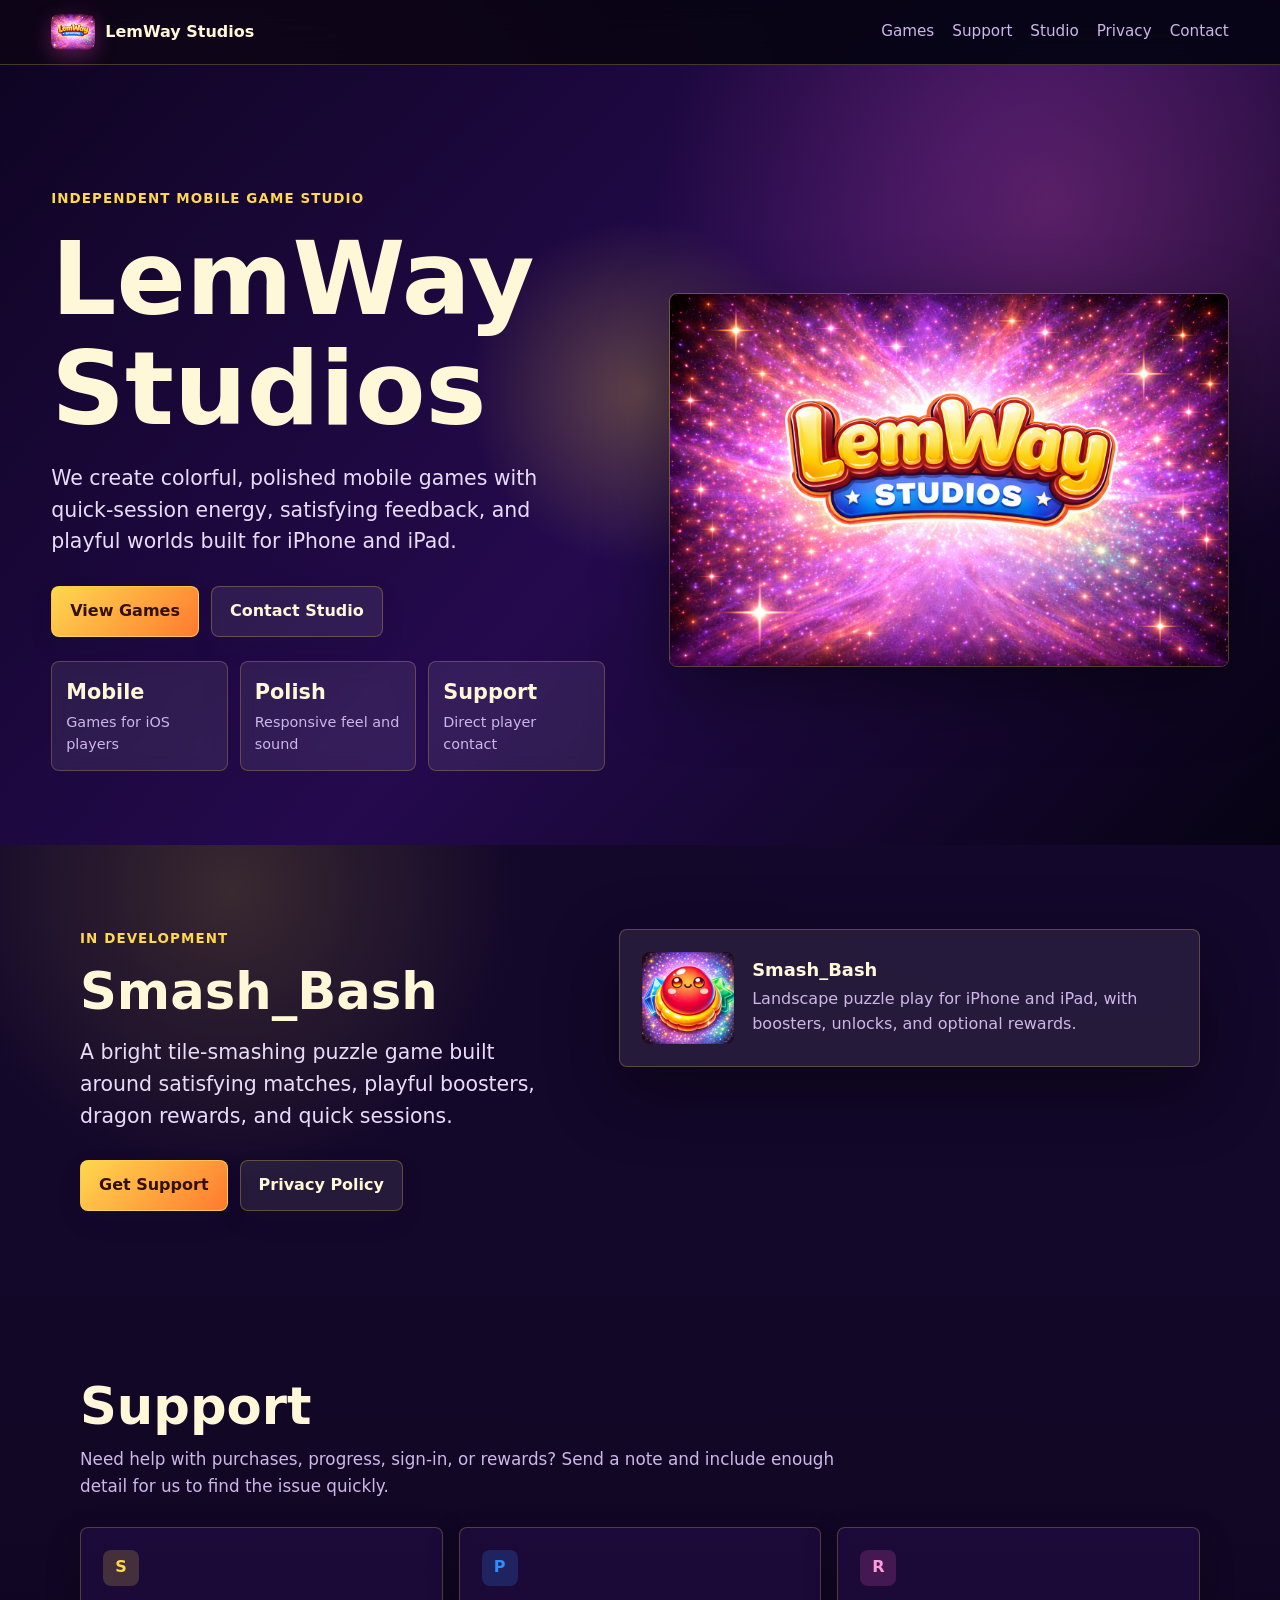
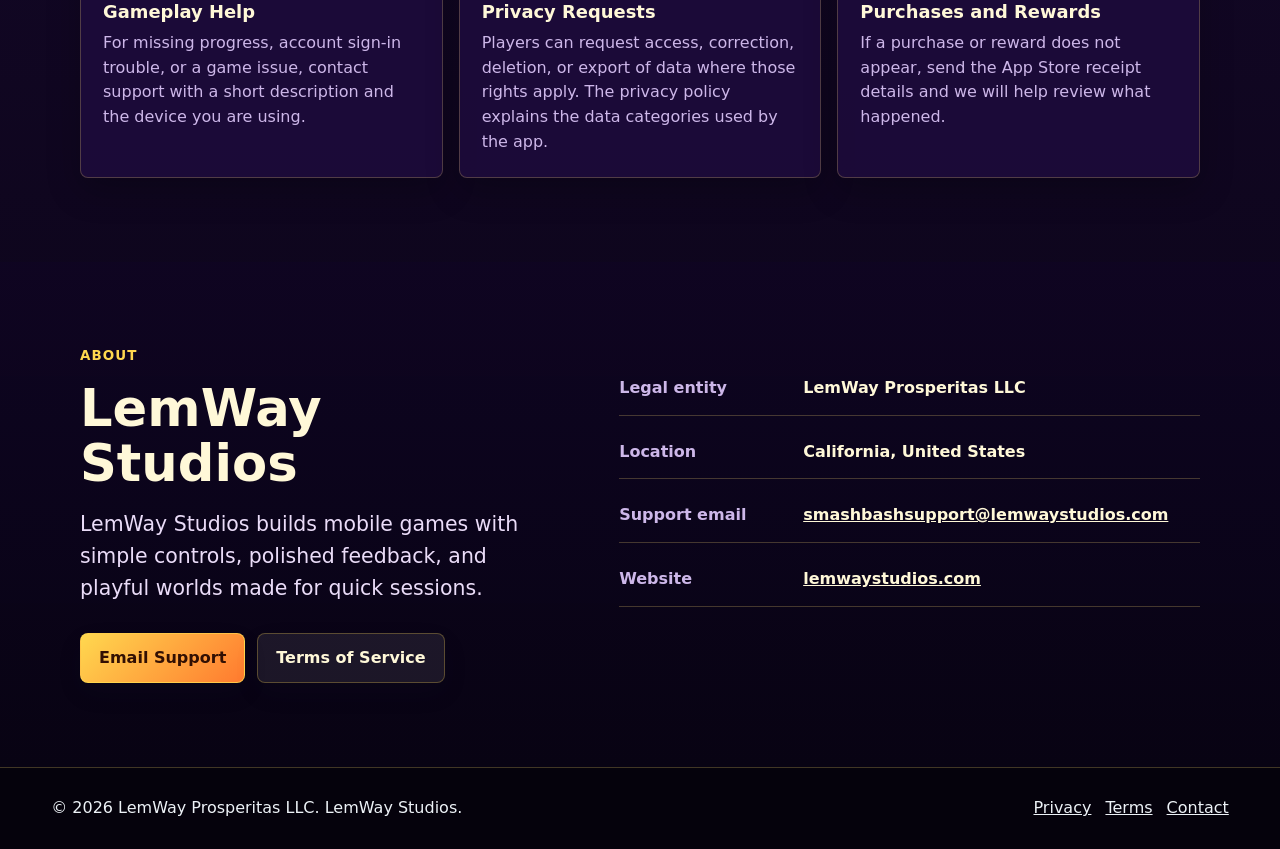
<file: index.html>
<!doctype html>
<html lang="en">
<head>
  <meta charset="utf-8">
  <meta name="viewport" content="width=device-width, initial-scale=1">
  <title>LemWay Studios | Mobile Games</title>
  <meta name="description" content="LemWay Studios develops colorful mobile games including Smash_Bash for iPhone and iPad.">
  <link rel="icon" href="smash-bash-icon.png">
  <link rel="stylesheet" href="styles.css">
</head>
<body>
  <header class="site-header">
    <a class="brand" href="index.html" aria-label="LemWay Studios home">
      <img src="smash-bash-splash.png" alt="">
      <span>LemWay Studios</span>
    </a>
    <nav class="nav" aria-label="Main navigation">
      <a href="#games">Games</a>
      <a href="#support">Support</a>
      <a href="#studio">Studio</a>
      <a href="privacy.html">Privacy</a>
      <a href="contact.html">Contact</a>
    </nav>
  </header>

  <main>
    <section class="hero" id="studio">
      <div class="hero-copy">
        <p class="eyebrow">Independent mobile game studio</p>
        <h1>LemWay Studios</h1>
        <p class="lead">We create colorful, polished mobile games with quick-session energy, satisfying feedback, and playful worlds built for iPhone and iPad.</p>
        <div class="actions">
          <a class="button primary" href="#games">View Games</a>
          <a class="button" href="contact.html">Contact Studio</a>
        </div>
        <div class="hero-hint" aria-label="Studio highlights">
          <div class="stat">
            <strong>Mobile</strong>
            <span>Games for iOS players</span>
          </div>
          <div class="stat">
            <strong>Polish</strong>
            <span>Responsive feel and sound</span>
          </div>
          <div class="stat">
            <strong>Support</strong>
            <span>Direct player contact</span>
          </div>
        </div>
      </div>
      <div class="hero-art">
        <img src="smash-bash-splash.png" alt="LemWay Studios logo over a colorful star field">
      </div>
    </section>

    <section class="section games-band" id="games">
      <div class="section-inner split">
        <div>
          <p class="eyebrow">In development</p>
          <h2>Smash_Bash</h2>
          <p class="lead">A bright tile-smashing puzzle game built around satisfying matches, playful boosters, dragon rewards, and quick sessions.</p>
          <div class="actions">
            <a class="button primary" href="#support">Get Support</a>
            <a class="button" href="privacy.html">Privacy Policy</a>
          </div>
        </div>
        <article class="game-card">
          <img src="smash-bash-icon.png" alt="Smash_Bash app icon">
          <div>
            <h3>Smash_Bash</h3>
            <p>Landscape puzzle play for iPhone and iPad, with boosters, unlocks, and optional rewards.</p>
          </div>
        </article>
      </div>
    </section>

    <section class="section" id="support">
      <div class="section-inner">
        <div class="section-head">
          <h2>Support</h2>
          <p>Need help with purchases, progress, sign-in, or rewards? Send a note and include enough detail for us to find the issue quickly.</p>
        </div>
        <div class="grid">
          <article class="card">
            <span class="badge">S</span>
            <h3>Gameplay Help</h3>
            <p>For missing progress, account sign-in trouble, or a game issue, contact support with a short description and the device you are using.</p>
          </article>
          <article class="card">
            <span class="badge blue">P</span>
            <h3>Privacy Requests</h3>
            <p>Players can request access, correction, deletion, or export of data where those rights apply. The privacy policy explains the data categories used by the app.</p>
          </article>
          <article class="card">
            <span class="badge gold">R</span>
            <h3>Purchases and Rewards</h3>
            <p>If a purchase or reward does not appear, send the App Store receipt details and we will help review what happened.</p>
          </article>
        </div>
      </div>
    </section>

    <section class="section studio-band">
      <div class="section-inner split">
        <div>
          <p class="eyebrow">About</p>
          <h2>LemWay Studios</h2>
          <p class="lead">LemWay Studios builds mobile games with simple controls, polished feedback, and playful worlds made for quick sessions.</p>
          <div class="actions">
            <a class="button primary" href="mailto:smashbashsupport@lemwaystudios.com?subject=Smash_Bash%20Support">Email Support</a>
            <a class="button" href="terms.html">Terms of Service</a>
          </div>
        </div>
        <div>
          <dl class="facts">
            <div class="fact-row">
              <dt>Legal entity</dt>
              <dd>LemWay Prosperitas LLC</dd>
            </div>
            <div class="fact-row">
              <dt>Location</dt>
              <dd>California, United States</dd>
            </div>
            <div class="fact-row">
              <dt>Support email</dt>
              <dd><a href="mailto:smashbashsupport@lemwaystudios.com">smashbashsupport@lemwaystudios.com</a></dd>
            </div>
            <div class="fact-row">
              <dt>Website</dt>
              <dd><a href="https://lemwaystudios.com">lemwaystudios.com</a></dd>
            </div>
          </dl>
        </div>
      </div>
    </section>
  </main>

  <footer class="site-footer">
    <span>© 2026 LemWay Prosperitas LLC. LemWay Studios.</span>
    <div class="footer-links">
      <a href="privacy.html">Privacy</a>
      <a href="terms.html">Terms</a>
      <a href="contact.html">Contact</a>
    </div>
  </footer>
</body>
</html>
</file>
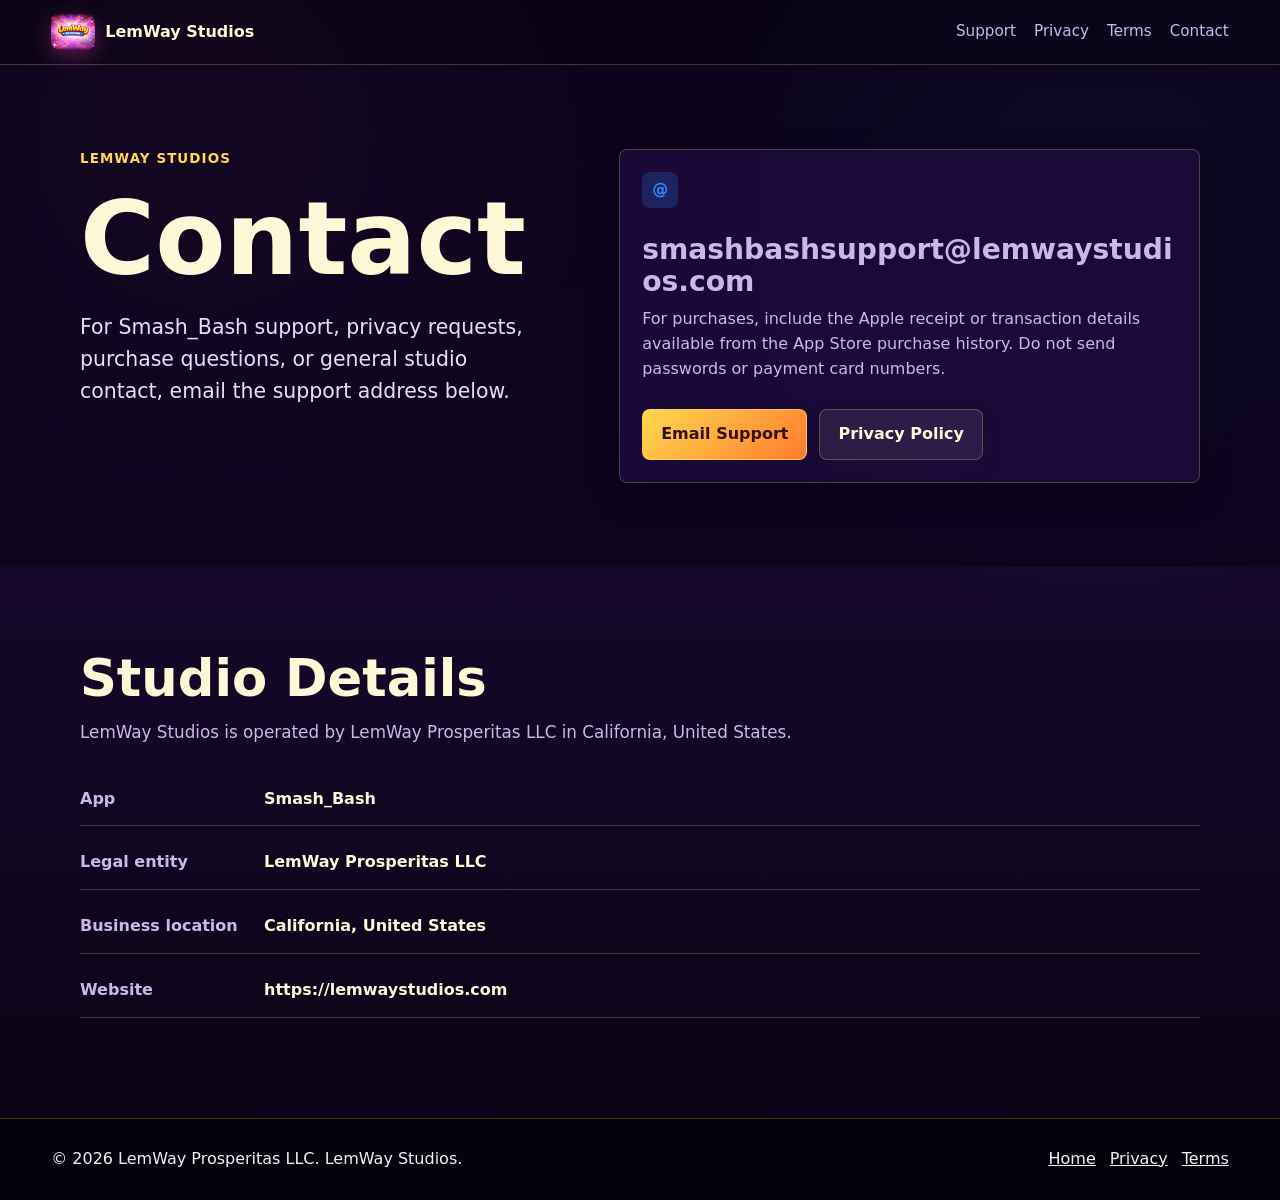
<file: contact.html>
<!doctype html>
<html lang="en">
<head>
  <meta charset="utf-8">
  <meta name="viewport" content="width=device-width, initial-scale=1">
  <title>Contact | LemWay Studios</title>
  <meta name="description" content="Contact LemWay Studios for Smash_Bash support, privacy requests, and purchase questions.">
  <link rel="icon" href="smash-bash-icon.png">
  <link rel="stylesheet" href="styles.css">
</head>
<body>
  <header class="site-header">
    <a class="brand" href="index.html">
      <img src="smash-bash-splash.png" alt="">
      <span>LemWay Studios</span>
    </a>
    <nav class="nav" aria-label="Main navigation">
      <a href="index.html#support">Support</a>
      <a href="privacy.html">Privacy</a>
      <a href="terms.html">Terms</a>
      <a href="contact.html">Contact</a>
    </nav>
  </header>

  <main>
    <section class="section white">
      <div class="section-inner split">
        <div>
          <p class="eyebrow">LemWay Studios</p>
          <h1>Contact</h1>
          <p class="lead">For Smash_Bash support, privacy requests, purchase questions, or general studio contact, email the support address below.</p>
        </div>
        <div class="card">
          <span class="badge blue">@</span>
          <p class="support-email">
            <a href="mailto:smashbashsupport@lemwaystudios.com">smashbashsupport@lemwaystudios.com</a>
          </p>
          <p>For purchases, include the Apple receipt or transaction details available from the App Store purchase history. Do not send passwords or payment card numbers.</p>
          <div class="actions">
            <a class="button primary" href="mailto:smashbashsupport@lemwaystudios.com?subject=Smash_Bash%20Support">Email Support</a>
            <a class="button" href="privacy.html">Privacy Policy</a>
          </div>
        </div>
      </div>
    </section>

    <section class="section">
      <div class="section-inner">
        <div class="section-head">
          <h2>Studio Details</h2>
          <p>LemWay Studios is operated by LemWay Prosperitas LLC in California, United States.</p>
        </div>
        <dl class="facts">
          <div class="fact-row">
            <dt>App</dt>
            <dd>Smash_Bash</dd>
          </div>
          <div class="fact-row">
            <dt>Legal entity</dt>
            <dd>LemWay Prosperitas LLC</dd>
          </div>
          <div class="fact-row">
            <dt>Business location</dt>
            <dd>California, United States</dd>
          </div>
          <div class="fact-row">
            <dt>Website</dt>
            <dd>https://lemwaystudios.com</dd>
          </div>
        </dl>
      </div>
    </section>
  </main>

  <footer class="site-footer">
    <span>© 2026 LemWay Prosperitas LLC. LemWay Studios.</span>
    <div class="footer-links">
      <a href="index.html">Home</a>
      <a href="privacy.html">Privacy</a>
      <a href="terms.html">Terms</a>
    </div>
  </footer>
</body>
</html>
</file>
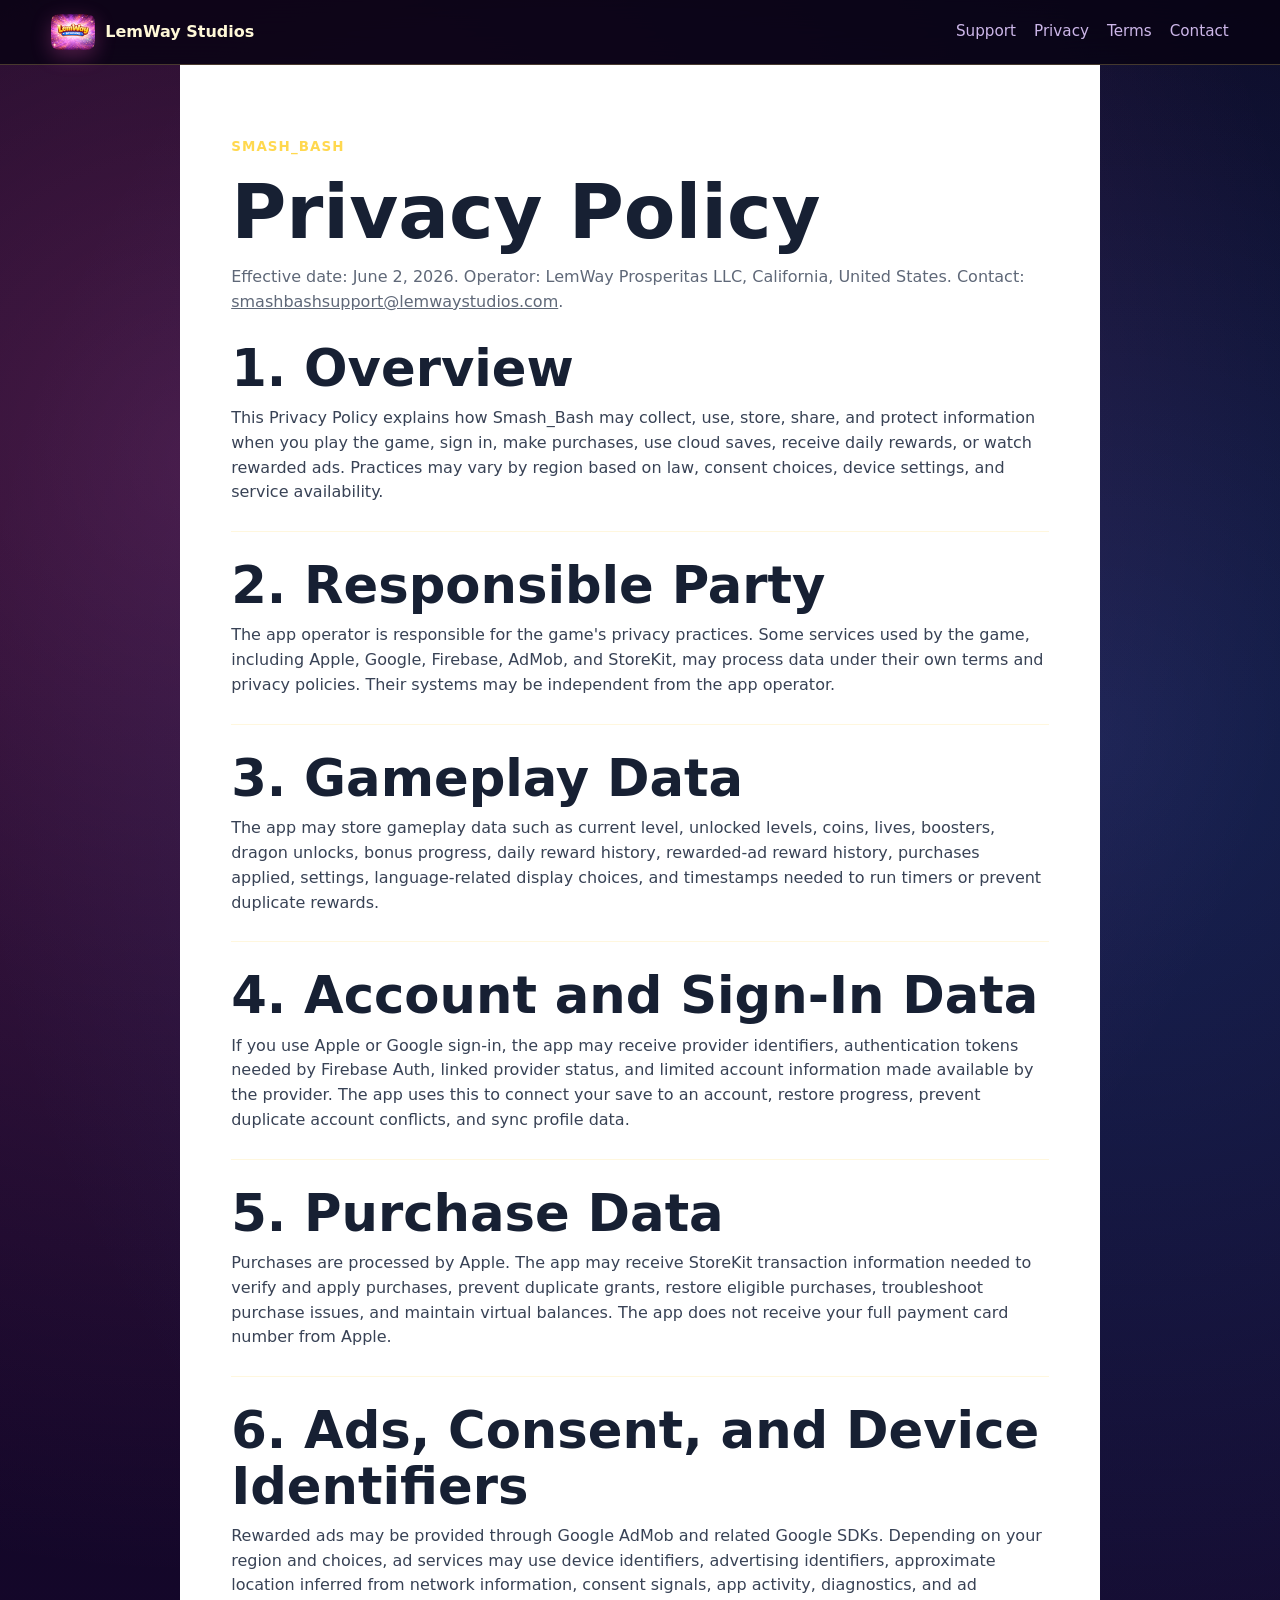
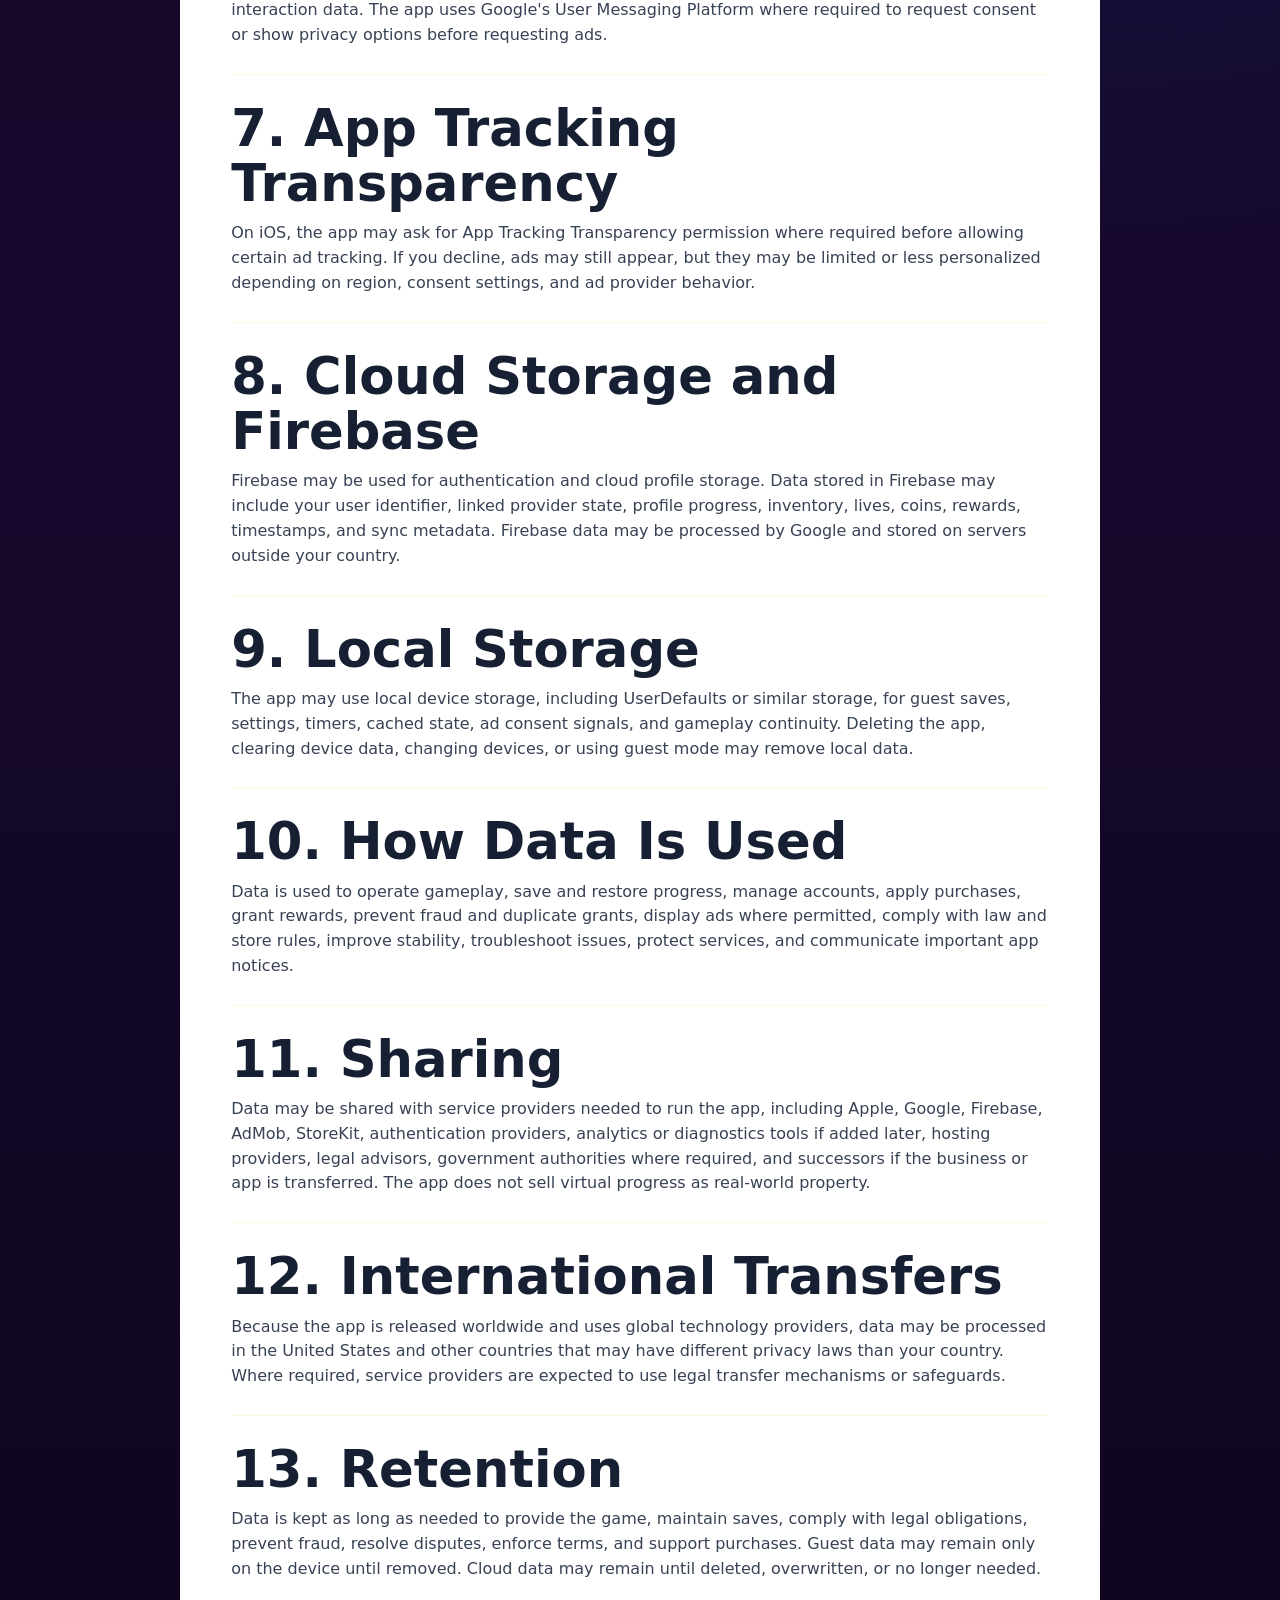
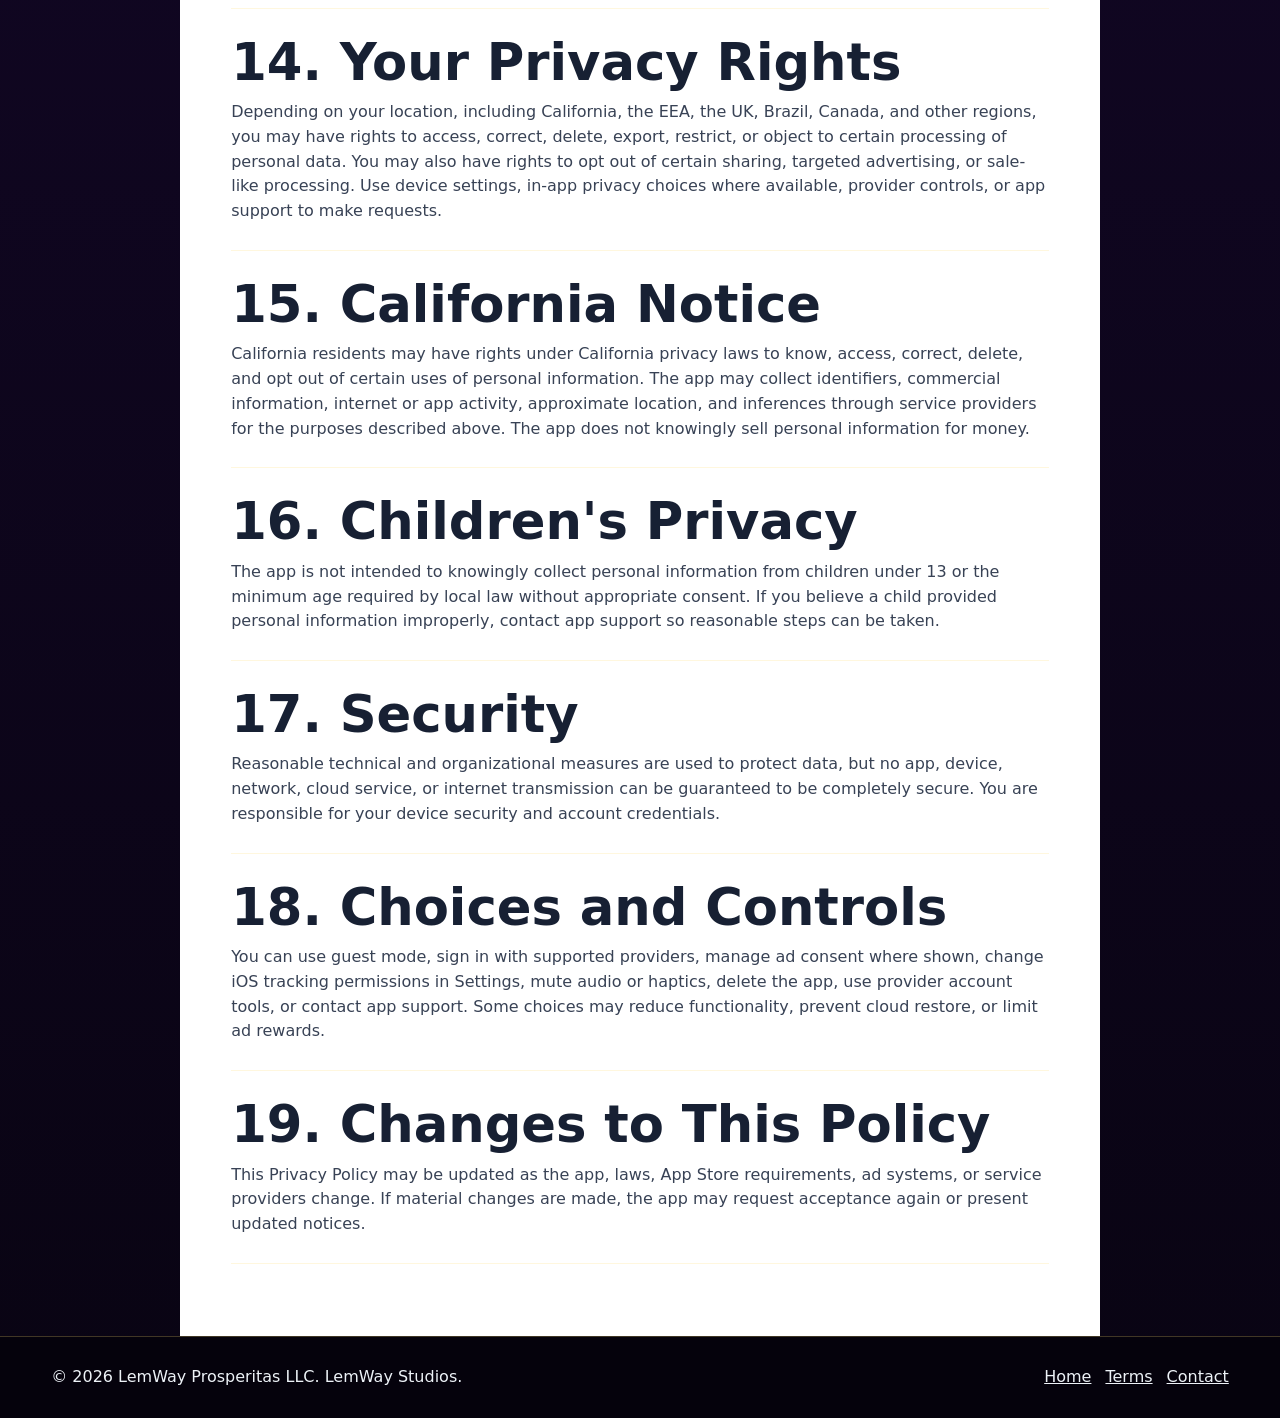
<file: privacy.html>
<!doctype html>
<html lang="en">
<head>
  <meta charset="utf-8">
  <meta name="viewport" content="width=device-width, initial-scale=1">
  <title>Privacy Policy | Smash_Bash</title>
  <meta name="description" content="Privacy Policy for Smash_Bash.">
  <link rel="icon" href="smash-bash-icon.png">
  <link rel="stylesheet" href="styles.css">
</head>
<body>
  <header class="site-header">
    <a class="brand" href="index.html">
      <img src="smash-bash-splash.png" alt="">
      <span>LemWay Studios</span>
    </a>
    <nav class="nav" aria-label="Main navigation">
      <a href="index.html#support">Support</a>
      <a href="privacy.html">Privacy</a>
      <a href="terms.html">Terms</a>
      <a href="contact.html">Contact</a>
    </nav>
  </header>

  <main class="doc">
    <p class="eyebrow">Smash_Bash</p>
    <h1>Privacy Policy</h1>
    <p class="meta">Effective date: June 2, 2026. Operator: LemWay Prosperitas LLC, California, United States. Contact: <a href="mailto:smashbashsupport@lemwaystudios.com">smashbashsupport@lemwaystudios.com</a>.</p>

    <section class="doc-section">
      <h2>1. Overview</h2>
      <p>This Privacy Policy explains how Smash_Bash may collect, use, store, share, and protect information when you play the game, sign in, make purchases, use cloud saves, receive daily rewards, or watch rewarded ads. Practices may vary by region based on law, consent choices, device settings, and service availability.</p>
    </section>
    <section class="doc-section">
      <h2>2. Responsible Party</h2>
      <p>The app operator is responsible for the game's privacy practices. Some services used by the game, including Apple, Google, Firebase, AdMob, and StoreKit, may process data under their own terms and privacy policies. Their systems may be independent from the app operator.</p>
    </section>
    <section class="doc-section">
      <h2>3. Gameplay Data</h2>
      <p>The app may store gameplay data such as current level, unlocked levels, coins, lives, boosters, dragon unlocks, bonus progress, daily reward history, rewarded-ad reward history, purchases applied, settings, language-related display choices, and timestamps needed to run timers or prevent duplicate rewards.</p>
    </section>
    <section class="doc-section">
      <h2>4. Account and Sign-In Data</h2>
      <p>If you use Apple or Google sign-in, the app may receive provider identifiers, authentication tokens needed by Firebase Auth, linked provider status, and limited account information made available by the provider. The app uses this to connect your save to an account, restore progress, prevent duplicate account conflicts, and sync profile data.</p>
    </section>
    <section class="doc-section">
      <h2>5. Purchase Data</h2>
      <p>Purchases are processed by Apple. The app may receive StoreKit transaction information needed to verify and apply purchases, prevent duplicate grants, restore eligible purchases, troubleshoot purchase issues, and maintain virtual balances. The app does not receive your full payment card number from Apple.</p>
    </section>
    <section class="doc-section">
      <h2>6. Ads, Consent, and Device Identifiers</h2>
      <p>Rewarded ads may be provided through Google AdMob and related Google SDKs. Depending on your region and choices, ad services may use device identifiers, advertising identifiers, approximate location inferred from network information, consent signals, app activity, diagnostics, and ad interaction data. The app uses Google's User Messaging Platform where required to request consent or show privacy options before requesting ads.</p>
    </section>
    <section class="doc-section">
      <h2>7. App Tracking Transparency</h2>
      <p>On iOS, the app may ask for App Tracking Transparency permission where required before allowing certain ad tracking. If you decline, ads may still appear, but they may be limited or less personalized depending on region, consent settings, and ad provider behavior.</p>
    </section>
    <section class="doc-section">
      <h2>8. Cloud Storage and Firebase</h2>
      <p>Firebase may be used for authentication and cloud profile storage. Data stored in Firebase may include your user identifier, linked provider state, profile progress, inventory, lives, coins, rewards, timestamps, and sync metadata. Firebase data may be processed by Google and stored on servers outside your country.</p>
    </section>
    <section class="doc-section">
      <h2>9. Local Storage</h2>
      <p>The app may use local device storage, including UserDefaults or similar storage, for guest saves, settings, timers, cached state, ad consent signals, and gameplay continuity. Deleting the app, clearing device data, changing devices, or using guest mode may remove local data.</p>
    </section>
    <section class="doc-section">
      <h2>10. How Data Is Used</h2>
      <p>Data is used to operate gameplay, save and restore progress, manage accounts, apply purchases, grant rewards, prevent fraud and duplicate grants, display ads where permitted, comply with law and store rules, improve stability, troubleshoot issues, protect services, and communicate important app notices.</p>
    </section>
    <section class="doc-section">
      <h2>11. Sharing</h2>
      <p>Data may be shared with service providers needed to run the app, including Apple, Google, Firebase, AdMob, StoreKit, authentication providers, analytics or diagnostics tools if added later, hosting providers, legal advisors, government authorities where required, and successors if the business or app is transferred. The app does not sell virtual progress as real-world property.</p>
    </section>
    <section class="doc-section">
      <h2>12. International Transfers</h2>
      <p>Because the app is released worldwide and uses global technology providers, data may be processed in the United States and other countries that may have different privacy laws than your country. Where required, service providers are expected to use legal transfer mechanisms or safeguards.</p>
    </section>
    <section class="doc-section">
      <h2>13. Retention</h2>
      <p>Data is kept as long as needed to provide the game, maintain saves, comply with legal obligations, prevent fraud, resolve disputes, enforce terms, and support purchases. Guest data may remain only on the device until removed. Cloud data may remain until deleted, overwritten, or no longer needed.</p>
    </section>
    <section class="doc-section">
      <h2>14. Your Privacy Rights</h2>
      <p>Depending on your location, including California, the EEA, the UK, Brazil, Canada, and other regions, you may have rights to access, correct, delete, export, restrict, or object to certain processing of personal data. You may also have rights to opt out of certain sharing, targeted advertising, or sale-like processing. Use device settings, in-app privacy choices where available, provider controls, or app support to make requests.</p>
    </section>
    <section class="doc-section">
      <h2>15. California Notice</h2>
      <p>California residents may have rights under California privacy laws to know, access, correct, delete, and opt out of certain uses of personal information. The app may collect identifiers, commercial information, internet or app activity, approximate location, and inferences through service providers for the purposes described above. The app does not knowingly sell personal information for money.</p>
    </section>
    <section class="doc-section">
      <h2>16. Children's Privacy</h2>
      <p>The app is not intended to knowingly collect personal information from children under 13 or the minimum age required by local law without appropriate consent. If you believe a child provided personal information improperly, contact app support so reasonable steps can be taken.</p>
    </section>
    <section class="doc-section">
      <h2>17. Security</h2>
      <p>Reasonable technical and organizational measures are used to protect data, but no app, device, network, cloud service, or internet transmission can be guaranteed to be completely secure. You are responsible for your device security and account credentials.</p>
    </section>
    <section class="doc-section">
      <h2>18. Choices and Controls</h2>
      <p>You can use guest mode, sign in with supported providers, manage ad consent where shown, change iOS tracking permissions in Settings, mute audio or haptics, delete the app, use provider account tools, or contact app support. Some choices may reduce functionality, prevent cloud restore, or limit ad rewards.</p>
    </section>
    <section class="doc-section">
      <h2>19. Changes to This Policy</h2>
      <p>This Privacy Policy may be updated as the app, laws, App Store requirements, ad systems, or service providers change. If material changes are made, the app may request acceptance again or present updated notices.</p>
    </section>
  </main>

  <footer class="site-footer">
    <span>© 2026 LemWay Prosperitas LLC. LemWay Studios.</span>
    <div class="footer-links">
      <a href="index.html">Home</a>
      <a href="terms.html">Terms</a>
      <a href="contact.html">Contact</a>
    </div>
  </footer>
</body>
</html>
</file>
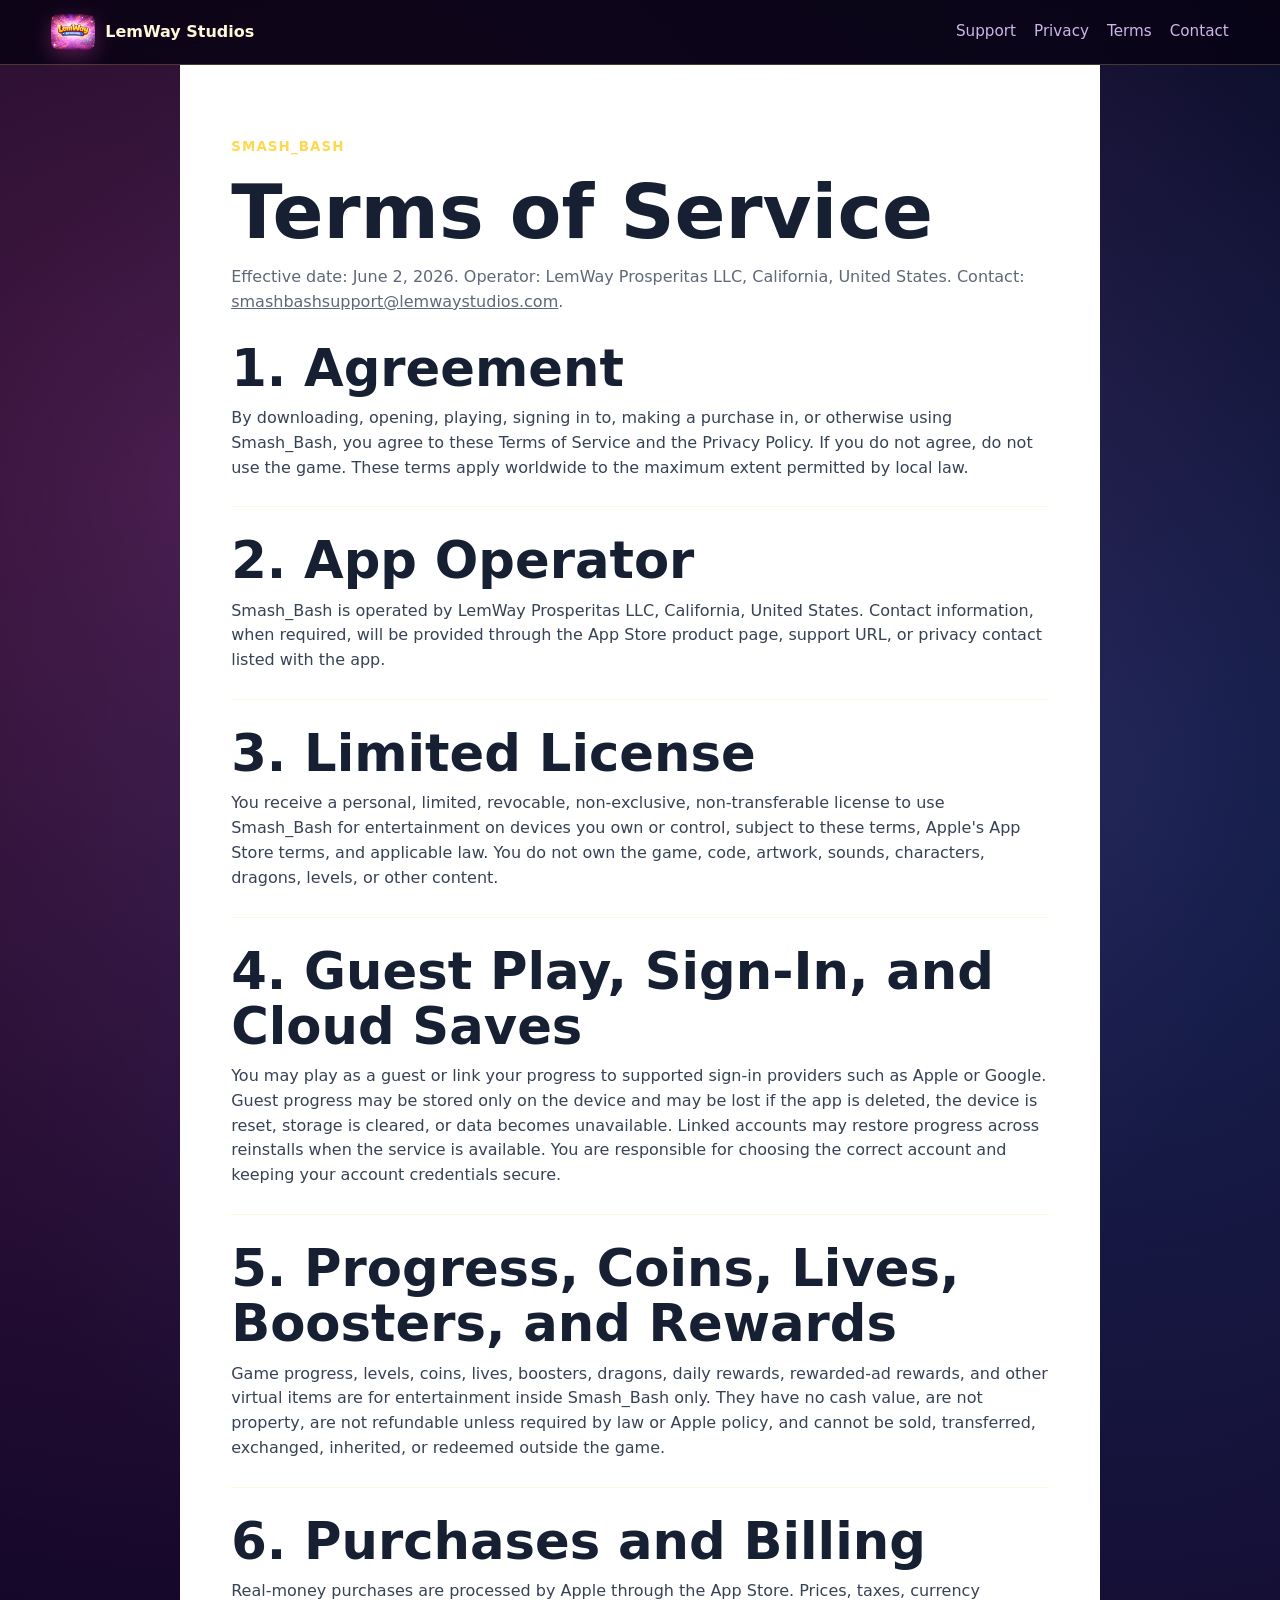
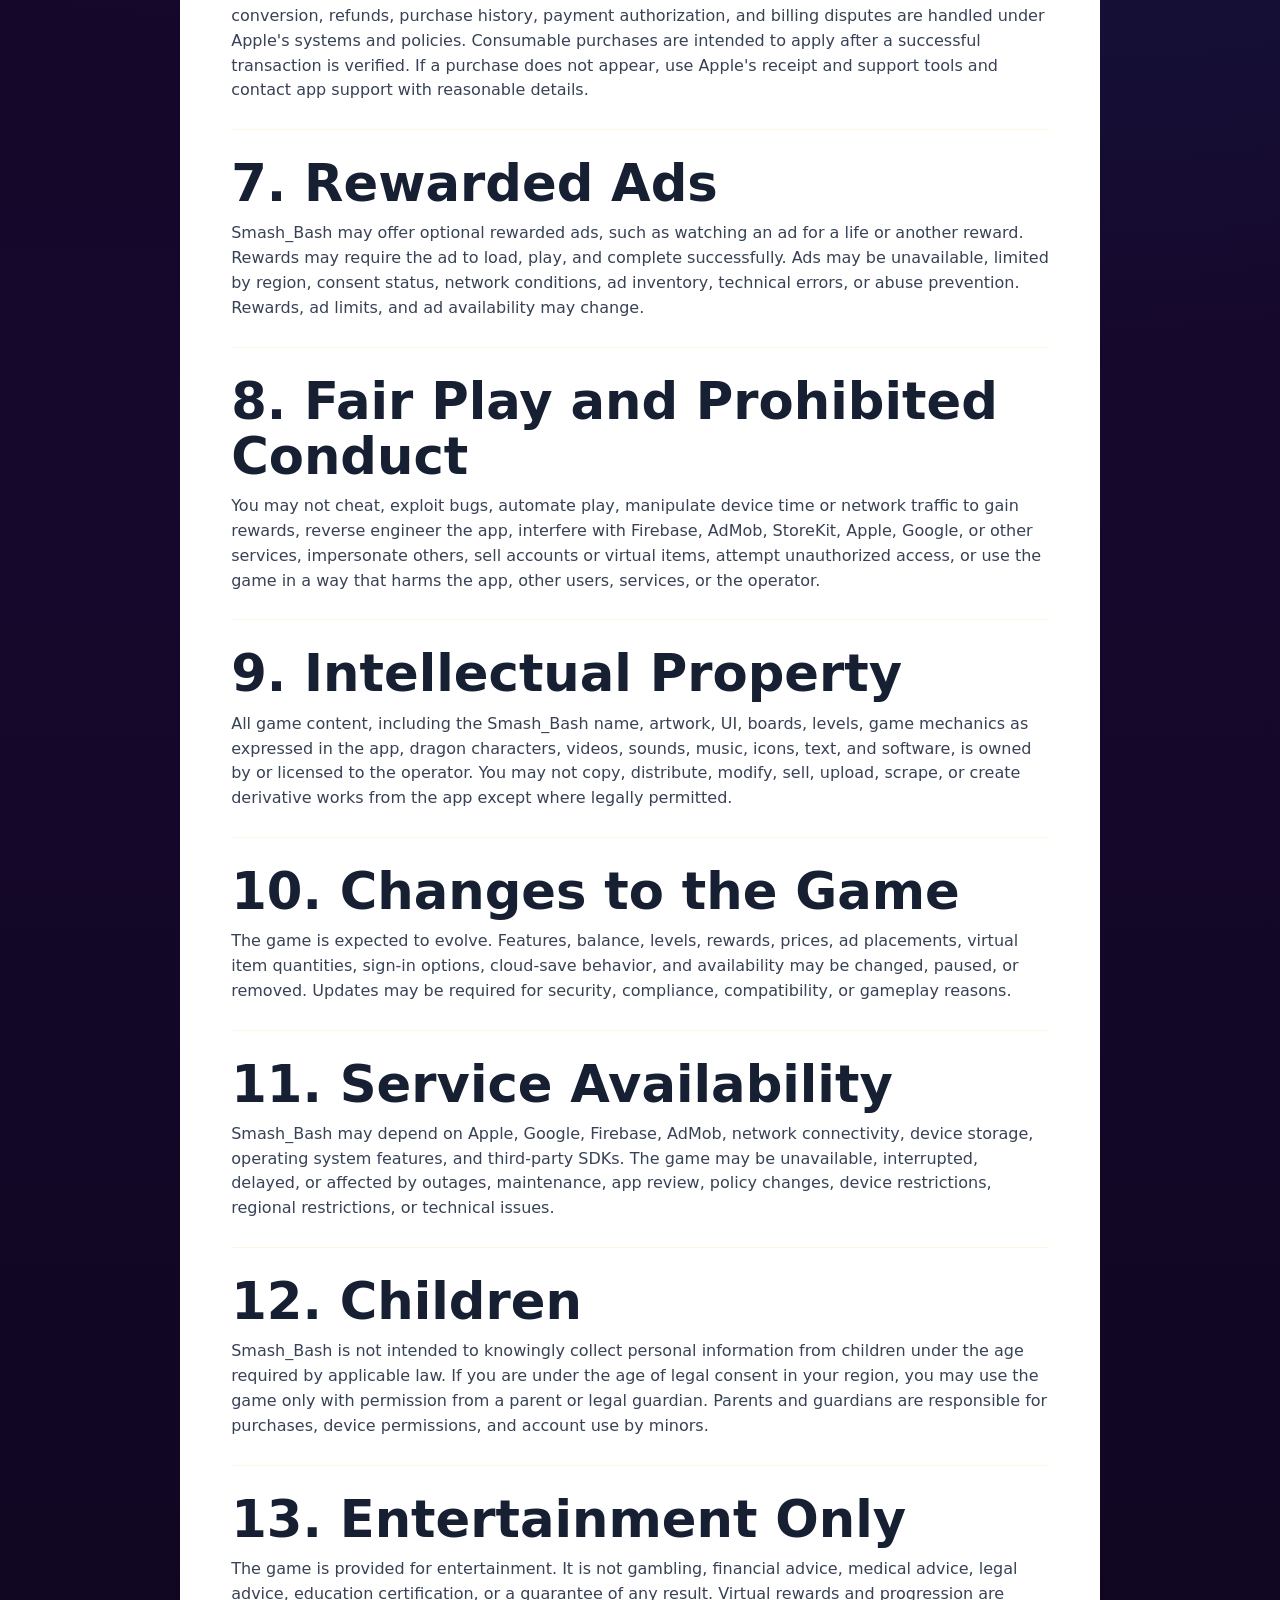
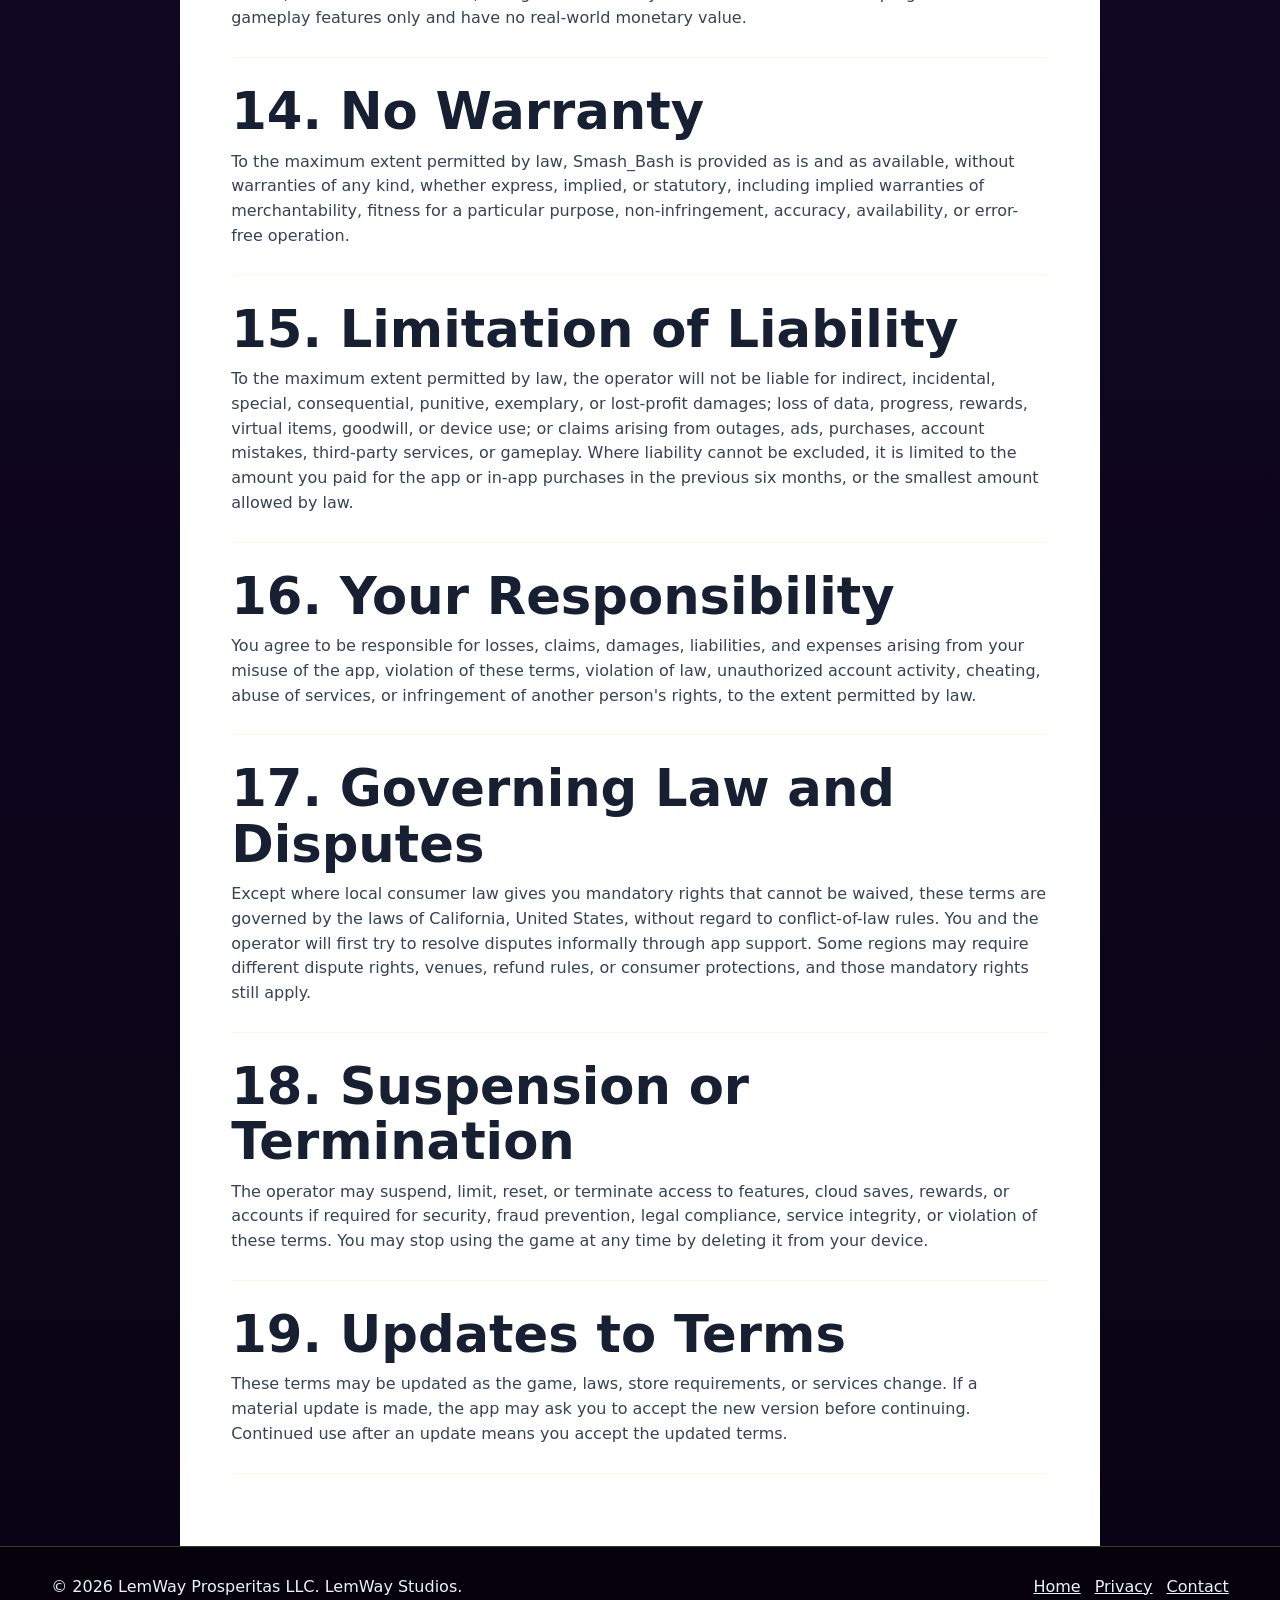
<file: terms.html>
<!doctype html>
<html lang="en">
<head>
  <meta charset="utf-8">
  <meta name="viewport" content="width=device-width, initial-scale=1">
  <title>Terms of Service | Smash_Bash</title>
  <meta name="description" content="Terms of Service for Smash_Bash.">
  <link rel="icon" href="smash-bash-icon.png">
  <link rel="stylesheet" href="styles.css">
</head>
<body>
  <header class="site-header">
    <a class="brand" href="index.html">
      <img src="smash-bash-splash.png" alt="">
      <span>LemWay Studios</span>
    </a>
    <nav class="nav" aria-label="Main navigation">
      <a href="index.html#support">Support</a>
      <a href="privacy.html">Privacy</a>
      <a href="terms.html">Terms</a>
      <a href="contact.html">Contact</a>
    </nav>
  </header>

  <main class="doc">
    <p class="eyebrow">Smash_Bash</p>
    <h1>Terms of Service</h1>
    <p class="meta">Effective date: June 2, 2026. Operator: LemWay Prosperitas LLC, California, United States. Contact: <a href="mailto:smashbashsupport@lemwaystudios.com">smashbashsupport@lemwaystudios.com</a>.</p>

    <section class="doc-section">
      <h2>1. Agreement</h2>
      <p>By downloading, opening, playing, signing in to, making a purchase in, or otherwise using Smash_Bash, you agree to these Terms of Service and the Privacy Policy. If you do not agree, do not use the game. These terms apply worldwide to the maximum extent permitted by local law.</p>
    </section>
    <section class="doc-section">
      <h2>2. App Operator</h2>
      <p>Smash_Bash is operated by LemWay Prosperitas LLC, California, United States. Contact information, when required, will be provided through the App Store product page, support URL, or privacy contact listed with the app.</p>
    </section>
    <section class="doc-section">
      <h2>3. Limited License</h2>
      <p>You receive a personal, limited, revocable, non-exclusive, non-transferable license to use Smash_Bash for entertainment on devices you own or control, subject to these terms, Apple's App Store terms, and applicable law. You do not own the game, code, artwork, sounds, characters, dragons, levels, or other content.</p>
    </section>
    <section class="doc-section">
      <h2>4. Guest Play, Sign-In, and Cloud Saves</h2>
      <p>You may play as a guest or link your progress to supported sign-in providers such as Apple or Google. Guest progress may be stored only on the device and may be lost if the app is deleted, the device is reset, storage is cleared, or data becomes unavailable. Linked accounts may restore progress across reinstalls when the service is available. You are responsible for choosing the correct account and keeping your account credentials secure.</p>
    </section>
    <section class="doc-section">
      <h2>5. Progress, Coins, Lives, Boosters, and Rewards</h2>
      <p>Game progress, levels, coins, lives, boosters, dragons, daily rewards, rewarded-ad rewards, and other virtual items are for entertainment inside Smash_Bash only. They have no cash value, are not property, are not refundable unless required by law or Apple policy, and cannot be sold, transferred, exchanged, inherited, or redeemed outside the game.</p>
    </section>
    <section class="doc-section">
      <h2>6. Purchases and Billing</h2>
      <p>Real-money purchases are processed by Apple through the App Store. Prices, taxes, currency conversion, refunds, purchase history, payment authorization, and billing disputes are handled under Apple's systems and policies. Consumable purchases are intended to apply after a successful transaction is verified. If a purchase does not appear, use Apple's receipt and support tools and contact app support with reasonable details.</p>
    </section>
    <section class="doc-section">
      <h2>7. Rewarded Ads</h2>
      <p>Smash_Bash may offer optional rewarded ads, such as watching an ad for a life or another reward. Rewards may require the ad to load, play, and complete successfully. Ads may be unavailable, limited by region, consent status, network conditions, ad inventory, technical errors, or abuse prevention. Rewards, ad limits, and ad availability may change.</p>
    </section>
    <section class="doc-section">
      <h2>8. Fair Play and Prohibited Conduct</h2>
      <p>You may not cheat, exploit bugs, automate play, manipulate device time or network traffic to gain rewards, reverse engineer the app, interfere with Firebase, AdMob, StoreKit, Apple, Google, or other services, impersonate others, sell accounts or virtual items, attempt unauthorized access, or use the game in a way that harms the app, other users, services, or the operator.</p>
    </section>
    <section class="doc-section">
      <h2>9. Intellectual Property</h2>
      <p>All game content, including the Smash_Bash name, artwork, UI, boards, levels, game mechanics as expressed in the app, dragon characters, videos, sounds, music, icons, text, and software, is owned by or licensed to the operator. You may not copy, distribute, modify, sell, upload, scrape, or create derivative works from the app except where legally permitted.</p>
    </section>
    <section class="doc-section">
      <h2>10. Changes to the Game</h2>
      <p>The game is expected to evolve. Features, balance, levels, rewards, prices, ad placements, virtual item quantities, sign-in options, cloud-save behavior, and availability may be changed, paused, or removed. Updates may be required for security, compliance, compatibility, or gameplay reasons.</p>
    </section>
    <section class="doc-section">
      <h2>11. Service Availability</h2>
      <p>Smash_Bash may depend on Apple, Google, Firebase, AdMob, network connectivity, device storage, operating system features, and third-party SDKs. The game may be unavailable, interrupted, delayed, or affected by outages, maintenance, app review, policy changes, device restrictions, regional restrictions, or technical issues.</p>
    </section>
    <section class="doc-section">
      <h2>12. Children</h2>
      <p>Smash_Bash is not intended to knowingly collect personal information from children under the age required by applicable law. If you are under the age of legal consent in your region, you may use the game only with permission from a parent or legal guardian. Parents and guardians are responsible for purchases, device permissions, and account use by minors.</p>
    </section>
    <section class="doc-section">
      <h2>13. Entertainment Only</h2>
      <p>The game is provided for entertainment. It is not gambling, financial advice, medical advice, legal advice, education certification, or a guarantee of any result. Virtual rewards and progression are gameplay features only and have no real-world monetary value.</p>
    </section>
    <section class="doc-section">
      <h2>14. No Warranty</h2>
      <p>To the maximum extent permitted by law, Smash_Bash is provided as is and as available, without warranties of any kind, whether express, implied, or statutory, including implied warranties of merchantability, fitness for a particular purpose, non-infringement, accuracy, availability, or error-free operation.</p>
    </section>
    <section class="doc-section">
      <h2>15. Limitation of Liability</h2>
      <p>To the maximum extent permitted by law, the operator will not be liable for indirect, incidental, special, consequential, punitive, exemplary, or lost-profit damages; loss of data, progress, rewards, virtual items, goodwill, or device use; or claims arising from outages, ads, purchases, account mistakes, third-party services, or gameplay. Where liability cannot be excluded, it is limited to the amount you paid for the app or in-app purchases in the previous six months, or the smallest amount allowed by law.</p>
    </section>
    <section class="doc-section">
      <h2>16. Your Responsibility</h2>
      <p>You agree to be responsible for losses, claims, damages, liabilities, and expenses arising from your misuse of the app, violation of these terms, violation of law, unauthorized account activity, cheating, abuse of services, or infringement of another person's rights, to the extent permitted by law.</p>
    </section>
    <section class="doc-section">
      <h2>17. Governing Law and Disputes</h2>
      <p>Except where local consumer law gives you mandatory rights that cannot be waived, these terms are governed by the laws of California, United States, without regard to conflict-of-law rules. You and the operator will first try to resolve disputes informally through app support. Some regions may require different dispute rights, venues, refund rules, or consumer protections, and those mandatory rights still apply.</p>
    </section>
    <section class="doc-section">
      <h2>18. Suspension or Termination</h2>
      <p>The operator may suspend, limit, reset, or terminate access to features, cloud saves, rewards, or accounts if required for security, fraud prevention, legal compliance, service integrity, or violation of these terms. You may stop using the game at any time by deleting it from your device.</p>
    </section>
    <section class="doc-section">
      <h2>19. Updates to Terms</h2>
      <p>These terms may be updated as the game, laws, store requirements, or services change. If a material update is made, the app may ask you to accept the new version before continuing. Continued use after an update means you accept the updated terms.</p>
    </section>
  </main>

  <footer class="site-footer">
    <span>© 2026 LemWay Prosperitas LLC. LemWay Studios.</span>
    <div class="footer-links">
      <a href="index.html">Home</a>
      <a href="privacy.html">Privacy</a>
      <a href="contact.html">Contact</a>
    </div>
  </footer>
</body>
</html>
</file>
<file: styles.css>
:root {
  color-scheme: light;
  --ink: #fff8d8;
  --muted: #cdb7e9;
  --line: rgba(255, 219, 116, 0.24);
  --paper: #160a32;
  --mist: #080313;
  --panel: rgba(31, 12, 63, 0.78);
  --pink: #ff5fc8;
  --gold: #ffd84f;
  --orange: #ff7a2f;
  --blue: #2f8dff;
  --violet: #8b4cff;
  --shadow: 0 24px 70px rgba(0, 0, 0, 0.42);
}

* {
  box-sizing: border-box;
}

html {
  scroll-behavior: smooth;
}

body {
  margin: 0;
  font-family: Inter, ui-sans-serif, system-ui, -apple-system, BlinkMacSystemFont, "Segoe UI", sans-serif;
  color: var(--ink);
  background:
    radial-gradient(circle at 16% 10%, rgba(255, 95, 200, 0.24), transparent 26%),
    radial-gradient(circle at 86% 16%, rgba(47, 141, 255, 0.22), transparent 28%),
    linear-gradient(180deg, #0b031a, #16082d 42%, #090413);
  line-height: 1.55;
}

a {
  color: inherit;
}

.site-header {
  position: sticky;
  top: 0;
  z-index: 20;
  display: flex;
  align-items: center;
  justify-content: space-between;
  gap: 24px;
  padding: 14px clamp(18px, 4vw, 56px);
  background: rgba(8, 3, 19, 0.82);
  border-bottom: 1px solid var(--line);
  backdrop-filter: blur(18px);
}

.brand {
  display: inline-flex;
  align-items: center;
  gap: 10px;
  font-weight: 800;
  text-decoration: none;
}

.brand img {
  width: 44px;
  height: 36px;
  border-radius: 8px;
  object-fit: cover;
  box-shadow: 0 6px 20px rgba(255, 95, 200, 0.28);
}

.nav {
  display: flex;
  align-items: center;
  gap: 18px;
  color: var(--muted);
  font-size: 0.95rem;
}

.nav a {
  text-decoration: none;
}

.nav a:hover {
  color: var(--gold);
}

.hero {
  min-height: min(780px, calc(100vh - 66px));
  display: grid;
  grid-template-columns: minmax(0, 1fr) minmax(320px, 560px);
  align-items: center;
  gap: clamp(28px, 5vw, 72px);
  padding: clamp(40px, 7vw, 92px) clamp(18px, 4vw, 56px) 40px;
  background:
    radial-gradient(circle at 50% 42%, rgba(255, 216, 79, 0.28), transparent 22%),
    radial-gradient(circle at 82% 18%, rgba(255, 95, 200, 0.26), transparent 32%),
    linear-gradient(132deg, rgba(14, 4, 35, 0.98), rgba(37, 10, 79, 0.96) 52%, rgba(7, 3, 19, 1));
}

.hero-copy {
  max-width: 740px;
}

.eyebrow {
  margin: 0 0 14px;
  color: var(--gold);
  font-size: 0.84rem;
  font-weight: 800;
  letter-spacing: 0.08em;
  text-transform: uppercase;
}

h1,
h2,
h3 {
  margin: 0;
  line-height: 1.08;
}

h1 {
  max-width: 12ch;
  font-size: clamp(3.4rem, 8vw, 7.2rem);
}

h2 {
  font-size: clamp(2rem, 4vw, 3.35rem);
}

h3 {
  font-size: 1.12rem;
}

p {
  margin: 0;
}

.lead {
  max-width: 680px;
  margin-top: 18px;
  color: #eadcf8;
  font-size: clamp(1.05rem, 2vw, 1.28rem);
}

.actions {
  display: flex;
  flex-wrap: wrap;
  gap: 12px;
  margin-top: 28px;
}

.button {
  min-height: 46px;
  display: inline-flex;
  align-items: center;
  justify-content: center;
  gap: 9px;
  padding: 12px 18px;
  border: 1px solid rgba(255, 216, 79, 0.28);
  border-radius: 8px;
  background: rgba(255, 255, 255, 0.08);
  color: var(--ink);
  font-weight: 800;
  text-decoration: none;
  box-shadow: 0 10px 26px rgba(23, 32, 51, 0.08);
  transition: transform 160ms ease, box-shadow 160ms ease, border-color 160ms ease;
}

.button:hover {
  transform: translateY(-1px);
  border-color: rgba(255, 216, 79, 0.58);
  box-shadow: 0 14px 30px rgba(255, 95, 200, 0.18);
}

.button.primary {
  border-color: rgba(255, 216, 79, 0.74);
  background: linear-gradient(135deg, var(--gold), var(--orange));
  color: #321003;
}

.hero-art {
  width: min(100%, 620px);
  justify-self: center;
}

.hero-art img {
  width: 100%;
  display: block;
  border: 1px solid rgba(255, 216, 79, 0.28);
  border-radius: 8px;
  box-shadow: var(--shadow);
}

.hero-hint {
  display: grid;
  grid-template-columns: repeat(3, minmax(0, 1fr));
  gap: 12px;
  margin-top: 24px;
}

.stat {
  min-height: 88px;
  padding: 14px;
  border: 1px solid rgba(255, 216, 79, 0.24);
  border-radius: 8px;
  background: rgba(255, 255, 255, 0.08);
  backdrop-filter: blur(10px);
}

.stat strong {
  display: block;
  font-size: 1.3rem;
}

.stat span {
  display: block;
  margin-top: 3px;
  color: var(--muted);
  font-size: 0.9rem;
}

.section {
  padding: clamp(46px, 7vw, 84px) clamp(18px, 4vw, 56px);
}

.section.white {
  background: rgba(12, 4, 28, 0.86);
}

.section-inner {
  max-width: 1120px;
  margin: 0 auto;
}

.section-head {
  max-width: 760px;
  margin-bottom: 28px;
}

.section-head p {
  margin-top: 12px;
  color: var(--muted);
  font-size: 1.05rem;
}

.grid {
  display: grid;
  grid-template-columns: repeat(3, minmax(0, 1fr));
  gap: 16px;
}

.card {
  min-height: 184px;
  padding: 22px;
  border: 1px solid var(--line);
  border-radius: 8px;
  background: var(--panel);
  box-shadow: 0 12px 34px rgba(0, 0, 0, 0.24);
  transition: transform 160ms ease, box-shadow 160ms ease;
}

.card:hover {
  transform: translateY(-2px);
  box-shadow: 0 18px 42px rgba(255, 95, 200, 0.16);
}

.card p {
  margin-top: 10px;
  color: var(--muted);
}

.support-email {
  margin-top: 8px;
  color: var(--ink);
  font-size: clamp(1.35rem, 2.2vw, 2.25rem);
  font-weight: 900;
  line-height: 1.12;
  overflow-wrap: anywhere;
}

.support-email a {
  text-decoration: none;
}

.support-email a:hover {
  color: var(--gold);
}

.badge {
  display: inline-flex;
  align-items: center;
  justify-content: center;
  width: 36px;
  height: 36px;
  margin-bottom: 16px;
  border-radius: 8px;
  background: rgba(255, 216, 79, 0.18);
  color: var(--gold);
  font-weight: 900;
}

.badge.blue {
  background: rgba(47, 141, 255, 0.2);
  color: var(--blue);
}

.badge.gold {
  background: rgba(255, 95, 200, 0.18);
  color: #ff9bdd;
}

.games-band {
  background:
    radial-gradient(circle at 18% 10%, rgba(255, 216, 79, 0.16), transparent 26%),
    rgba(19, 7, 43, 0.9);
}

.game-card {
  display: grid;
  grid-template-columns: 92px minmax(0, 1fr);
  gap: 18px;
  align-items: center;
  padding: 22px;
  border: 1px solid var(--line);
  border-radius: 8px;
  background: rgba(255, 255, 255, 0.08);
  box-shadow: var(--shadow);
}

.game-card img {
  width: 92px;
  height: 92px;
  border-radius: 8px;
  object-fit: cover;
}

.game-card p {
  margin-top: 8px;
  color: var(--muted);
}

.studio-band {
  background:
    linear-gradient(180deg, rgba(15, 5, 35, 0.92), rgba(8, 3, 19, 1)),
    var(--mist);
}

.split {
  display: grid;
  grid-template-columns: minmax(0, 0.9fr) minmax(0, 1.1fr);
  gap: clamp(24px, 5vw, 64px);
  align-items: start;
}

.facts {
  display: grid;
  gap: 10px;
}

.fact-row {
  display: grid;
  grid-template-columns: 170px minmax(0, 1fr);
  gap: 14px;
  padding: 14px 0;
  border-bottom: 1px solid var(--line);
}

.fact-row dt {
  color: var(--muted);
  font-weight: 700;
}

.fact-row dd {
  margin: 0;
  font-weight: 700;
}

.notice {
  margin-top: 22px;
  padding: 18px;
  border-left: 4px solid var(--coral);
  background: #fff5f4;
  color: #5b2b26;
}

.doc {
  max-width: 920px;
  margin: 0 auto;
  padding: clamp(34px, 6vw, 72px) clamp(18px, 4vw, 56px);
  background: #ffffff;
  color: #172033;
}

.doc h1 {
  max-width: none;
  font-size: clamp(2.4rem, 6vw, 4.7rem);
}

.doc .meta {
  margin-top: 12px;
  color: #5f6878;
}

.doc-section {
  padding: 26px 0;
  border-bottom: 1px solid var(--line);
}

.doc-section p {
  margin-top: 10px;
  color: #384255;
}

.site-footer {
  display: flex;
  flex-wrap: wrap;
  justify-content: space-between;
  gap: 18px;
  padding: 28px clamp(18px, 4vw, 56px);
  border-top: 1px solid var(--line);
  background: #05020c;
  color: #edf2f7;
}

.site-footer a {
  color: #edf2f7;
}

.footer-links {
  display: flex;
  flex-wrap: wrap;
  gap: 14px;
}

@media (max-width: 880px) {
  .site-header {
    align-items: flex-start;
    flex-direction: column;
    gap: 12px;
  }

  .nav {
    width: 100%;
    overflow-x: auto;
    padding-bottom: 2px;
  }

  .hero {
    grid-template-columns: 1fr;
    min-height: auto;
  }

  .hero-art {
    width: min(100%, 460px);
  }

  .grid,
  .split {
    grid-template-columns: 1fr;
  }
}

@media (max-width: 560px) {
  .hero-hint {
    grid-template-columns: 1fr;
  }

  .fact-row {
    grid-template-columns: 1fr;
    gap: 4px;
  }

  .button {
    width: 100%;
  }
}
</file>
